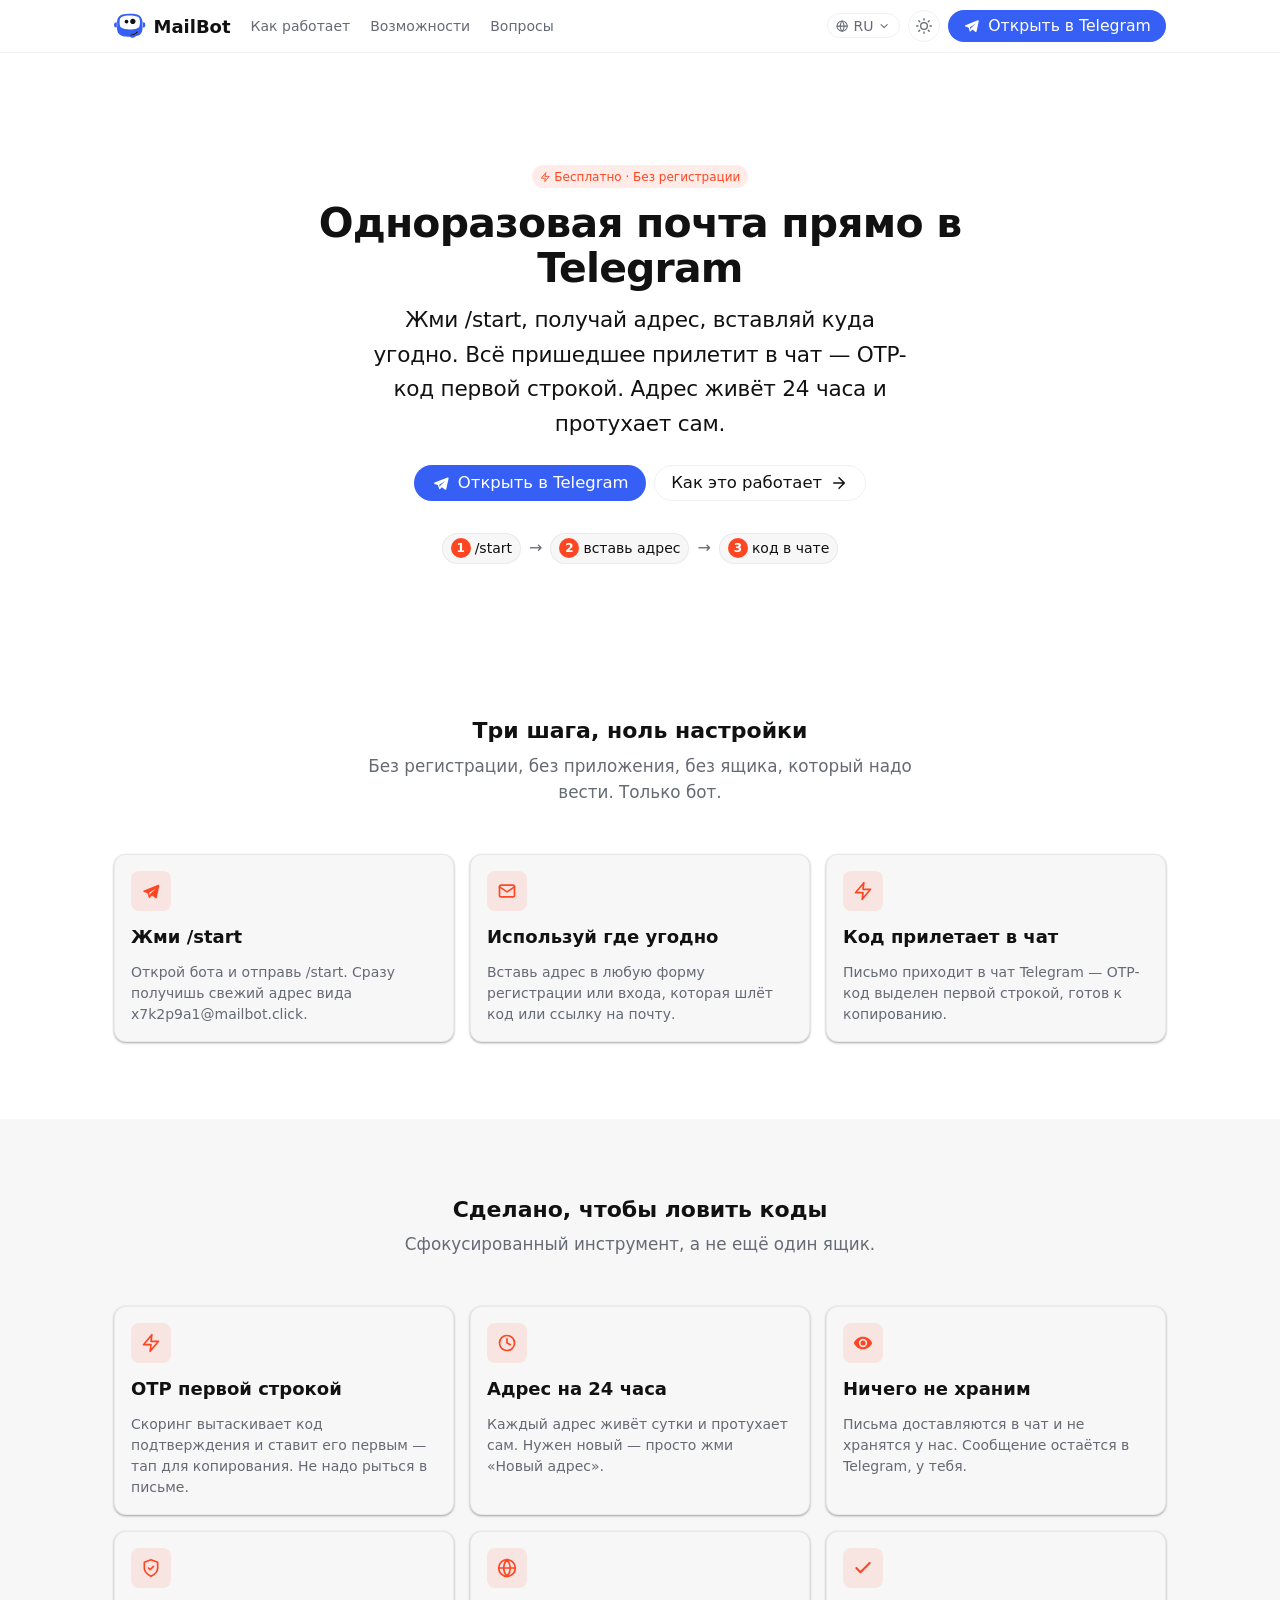
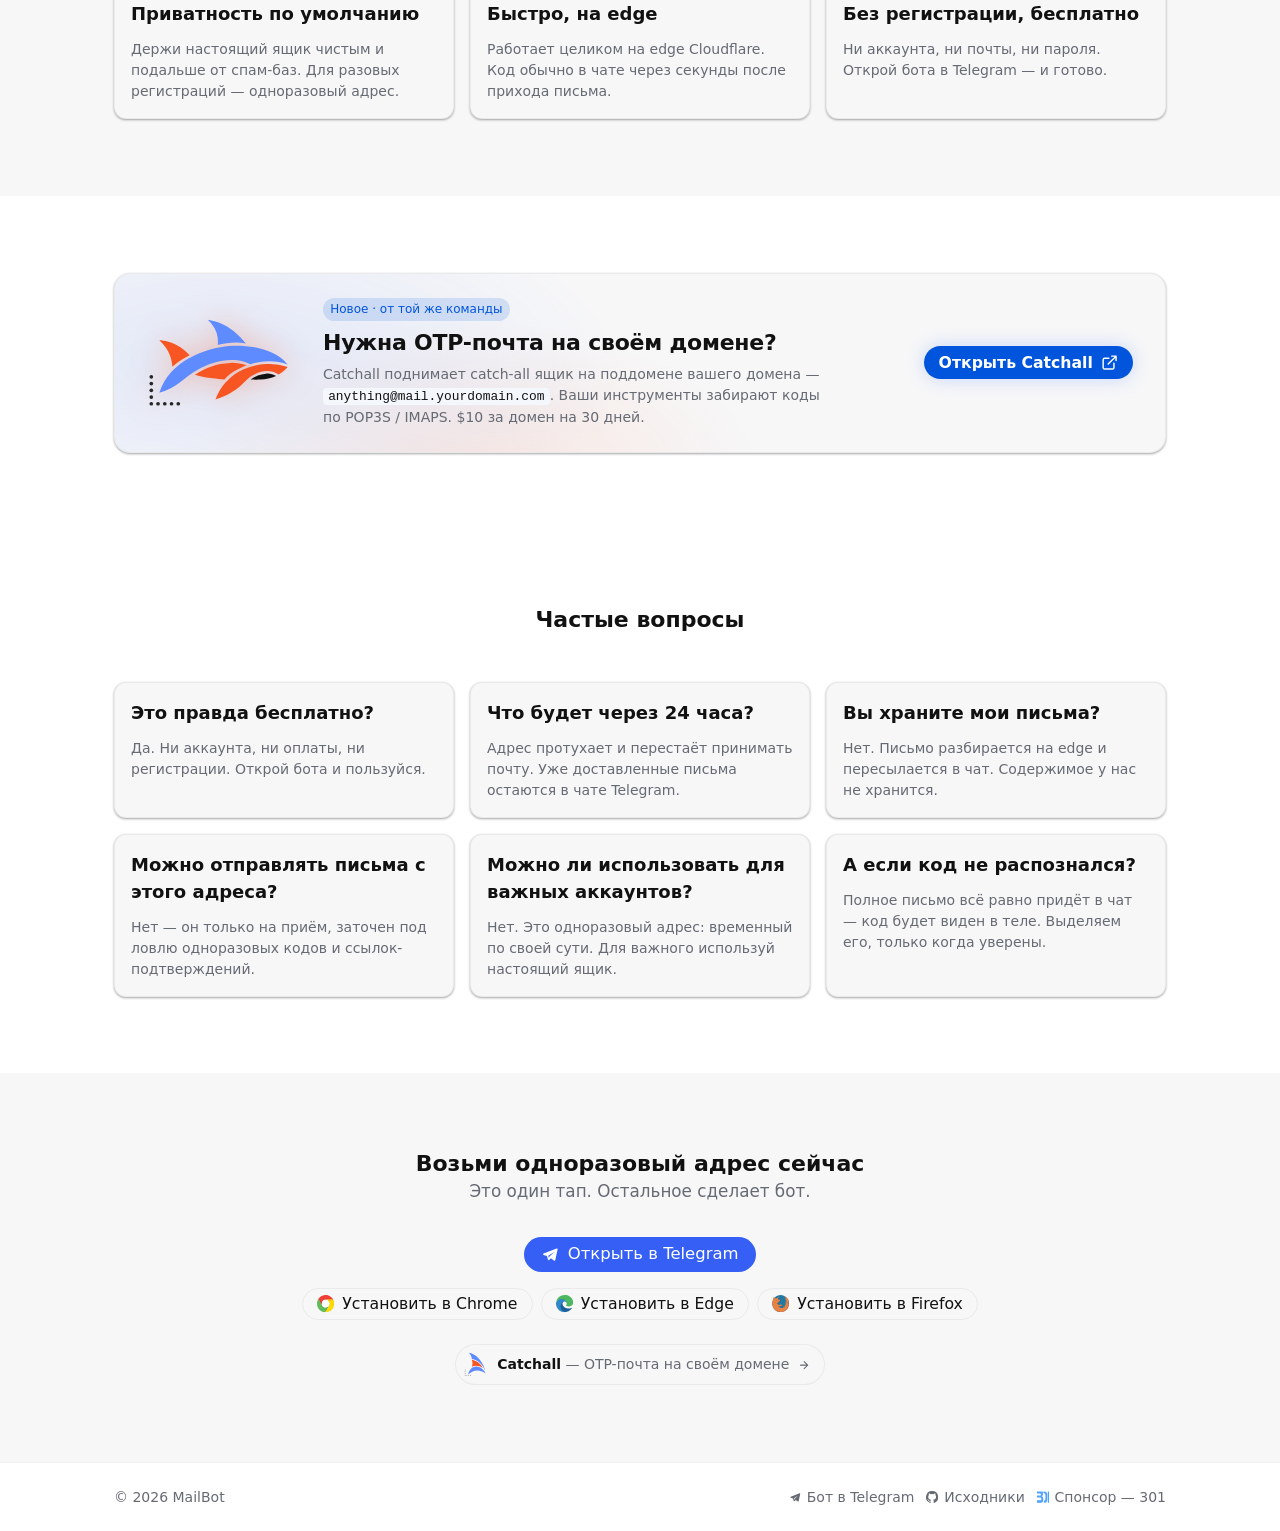
<file: index.html>
<!DOCTYPE html>
<html lang="ru" data-theme="dark">
<head>
  <meta charset="UTF-8">
  <meta http-equiv="Content-Security-Policy" content="default-src 'self'; script-src 'self'; style-src 'self' 'unsafe-inline'; img-src 'self' data:; font-src 'self'; connect-src 'self'; base-uri 'self'; form-action 'none'; object-src 'none'">
  <meta name="yandex-verification" content="8553f86a194ec0d0">
  <meta name="viewport" content="width=device-width, initial-scale=1.0">
  <title>MailBot — одноразовая почта в Telegram</title>
  <meta name="description" content="Одноразовая почта прямо в Telegram. Жми /start, получай адрес — всё, что на него придёт, прилетит в чат, OTP-код первой строкой. Адрес живёт 24 часа и протухает сам. Письма не храним.">

  <!-- OG / Twitter. Values below are the EN dev fallback: the build rewrites every
       host-dependent one per locale (scripts/lib/site.mjs applyHead). The card itself is
       rendered by scripts/build-og.mjs into /og/. -->
  <meta property="og:type" content="website">
  <meta property="og:site_name" content="MailBot">
  <meta property="og:locale" content="ru_RU">
  <meta property="og:url" content="https://ru.mailbot.click/">
  <meta property="og:title" content="MailBot — одноразовая почта в Telegram">
  <meta property="og:description" content="Одноразовая почта прямо в Telegram. OTP-код первой строкой. Живёт 24 часа. Ничего не храним.">
  <meta property="og:image" content="https://ru.mailbot.click/og/index.ru.png">
  <meta property="og:image:type" content="image/png">
  <meta property="og:image:width" content="1200">
  <meta property="og:image:height" content="630">
  <meta property="og:image:alt" content="MailBot — одноразовая почта в Telegram">
  <meta name="twitter:card" content="summary_large_image">
  <meta name="twitter:image" content="https://ru.mailbot.click/og/index.ru.png">
  <meta name="twitter:image:alt" content="MailBot — одноразовая почта в Telegram">
  <meta name="theme-color" content="#111111">

  <!-- Favicons: svg for modern browsers, ico/png for crawlers and result pages (npm run favicons) -->
  <link rel="icon" href="/favicon.svg" type="image/svg+xml">
  <link rel="icon" href="/favicon-96x96.png" type="image/png" sizes="96x96">
  <link rel="shortcut icon" href="/favicon.ico">
  <link rel="apple-touch-icon" href="/apple-touch-icon.png" sizes="180x180">

  <!-- CSS -->
  <style>/* theme.css */
/* =========================
   301.st – THEME TOKENS
   - Цвета
   - Типографика
   - Базовые переменные
   ========================= */

/*!
 * UI System 1.0 — Unified control recipe
 * This file defines the single source of truth for control sizing.
 * All interactive components MUST consume these tokens. Do not override
 * padding/height in variants (primary/ghost/danger/social/chips).
 */

:root {
  color-scheme: dark;

  /* Blues (primary brand) */
  --blue-900: #003682;
  --blue-700: #0055DC;
  --blue-500: #3475C0;
  --blue-300: #408BC9;
  --blue-neon: #4DA3FF;

  /* Oranges (Cloudflare-ish family) */
  --orange-500: #F48120;
  --orange-700: #F38020;
  --orange-900: #C65000;

  /*
    Cloudflare CTA accent.

    Chosen to keep CF vibe but pass WCAG AA with WHITE text:
    - #C24F00 on #FFFFFF ≈ 4.76:1
    - #C24F00 on #000000 ≈ 4.41:1
  */
  --accent-cf: #C24F00;
  --accent-cf-hover: #E05A00;
  --accent-cf-soft: rgba(244, 129, 32, 0.16);

  /* Neutrals */
  --gray-950: #000000;
  --gray-900: #111111;
  --gray-800: #222222;
  --gray-700: #333333;
  --gray-600: #404242;
  --gray-500: #424242;
  --gray-400: #808080;

  --gray-50:  #F8FBFB;
  --gray-100: #F7F7F8;
  --gray-200: #F4F8FC;
  --gray-250: #EAEBEB;
  --gray-300: #E5E5E4;
  --gray-350: #CAC8C8;

  /* Semantic */
  --danger: #FF4F6E;
  --success: #18C27A;
  --warning: #FFB347;
  --info: #3B82F6;

  /* Typography */
  --font-sans: system-ui, -apple-system, BlinkMacSystemFont, "SF Pro Text",
    "Segoe UI", sans-serif;

  /* Base type scale */
  --fs-body: 1rem;
  --lh-body: 1.5;

  /* Unified control system — font-driven sizing */
  --fs-control: clamp(0.94rem, 0.92rem + 0.2vw, 0.98rem);
  --lh-control: 1.25;

  /* Control spacing (relative, no px) */
  --control-pad-y: 0.35em;
  --control-pad-x: 0.90em;
  --border-1: 1px;
  --indicator-thickness: 1px; /* For loading bar & global notice border */
  --control-min-height: calc(
    1em * var(--lh-control) +
    2 * var(--control-pad-y) +
    2 * var(--border-1)
  );

  /* Radius & layout spacing */
  --r-pill: 999px;
  --r-field: 0.75rem;
  --control-radius: var(--r-pill);
  --inline-gap: 0.5rem;
  --stack-gap: 0.75rem;

  --fs-xs: 0.75rem;
  --fs-sm: 0.875rem;
  --fs-md: 1rem;
  --fs-lg: 1.125rem;
  --fs-xl: 1.375rem;
  --fs-2xl: 1.75rem;

  --fw-normal: 400;
  --fw-medium: 500;
  --fw-semibold: 600;
  --fw-bold: 700;

  /* Spacing & radii */
  --space-1: 0.25rem;
  --space-2: 0.5rem;
  --space-3: 0.75rem;
  --space-4: 1rem;
  --space-5: 1.5rem;
  --space-6: 2rem;

  /* Control sizing */
  --control-scale-sm: 0.9;
  --control-scale-md: 1;
  --control-scale-lg: 1.1;

  --radius-md: var(--radius);

  --radius-xs: 0.25rem;
  --radius: 0.5rem;
  --radius-lg: 0.75rem;
  --radius-xl: 1rem;

  --border-width-thin: 1px;
  --border-width-strong: 1px;

  --shadow-sm-light: 0 2px 8px rgba(0, 0, 0, 0.08);
  --shadow-md-light: 0 6px 18px rgba(0, 0, 0, 0.12);
  --shadow-lg-light: 0 18px 45px rgba(0, 0, 0, 0.25);

  --shadow-sm-dark: 0 2px 8px rgba(0, 0, 0, 0.35);
  --shadow-md-dark: 0 6px 18px rgba(0, 0, 0, 0.45);
  --shadow-lg-dark: 0 18px 45px rgba(0, 0, 0, 0.65);

  --shadow-sm: var(--shadow-sm-light);
  --shadow-md: var(--shadow-md-light);
  --shadow-lg: var(--shadow-lg-light);

  --shadow-soft:   0 1px 3px  color-mix(in srgb, var(--gray-900) 18%, transparent),
                   0 1px 2px  color-mix(in srgb, var(--gray-900) 22%, transparent);
  --shadow-subtle: 0 3px 6px  color-mix(in srgb, var(--gray-900) 16%, transparent),
                   0 1px 4px  color-mix(in srgb, var(--gray-900) 20%, transparent);

  --border-width: 1px;
  --border-style: solid;

  --transition-fast: 120ms ease-out;
  --transition-md: 160ms ease-out;

  /* Z-index scale - ascending order */
  --z-base: 1;           /* Base elevated elements (utility-bar) */
  --z-indicator: 2;      /* Visual indicators (loading-bar, logo overlay) */
  --z-elevated: 10;      /* Elevated UI elements */
  --z-dropdown: 20;      /* Dropdowns, popovers */
  --z-sticky: 30;        /* Sticky headers */
  --z-global-notice: 100; /* Global alerts (covers utility-bar content) */
  --z-sidebar: 100;      /* Sidebar navigation */
  --z-sidebar-overlay: 99; /* Sidebar backdrop */
  --z-header: 200;       /* Main header (above sidebar) */
  --z-drawer: 1000;      /* Drawers base (stacked: +10 per level via drawer-manager) */
  --z-modal: 2000;       /* Modals, dialogs (above all drawers) */
  --z-toast: 2100;       /* Toast notifications (above modals) */
  --z-tooltip: 2200;     /* Tooltips (topmost) */

  /* High-contrast text for buttons / chips on dark backgrounds */
  --btn-text-on-dark: #FFFFFF;
  --btn-text-on-bright: #111111;
}

/* DARK THEME – default */
:root[data-theme="dark"] {
  --bg: #111111;
  --bg-elevated: #181A1F;
  --bg-soft: #1F2229;

  --panel: var(--bg-elevated);

  --panel-border: color-mix(in srgb, var(--gray-100) 22%, transparent);

  --text-main: #E7E9EE;
  --text-muted: #A0A4AF;
  --text-subtle: #8B8F98;
  --text-invert: #FFFFFF;

  --text: var(--text-main);
  --muted: var(--text-muted);

  --border-subtle: rgba(255, 255, 255, 0.06);
  --border-strong: rgba(255, 255, 255, 0.14);
  --shadow-sm: var(--shadow-sm-dark);
  --shadow-md: var(--shadow-md-dark);
  --shadow-lg: var(--shadow-lg-dark);
  --shadow-soft:   0 1px 3px  color-mix(in srgb, var(--gray-700) 14%, var(--blue-900) 8%),
                   0 1px 2px  color-mix(in srgb, var(--gray-700) 18%, var(--blue-900) 6%);

  --shadow-subtle: 0 3px 6px  color-mix(in srgb, var(--gray-700) 12%, var(--blue-900) 10%),
                   0 1px 4px  color-mix(in srgb, var(--gray-700) 16%, var(--blue-900) 8%);
  /*
    Primary uses blue-500:
    - #3475C0 with white text ≈ 4.72:1 (AA for normal text).
  */
  --primary: #fe4622; /* brand accent из лого MailBot */
  --primary-soft: rgba(254, 70, 34, 0.12);
  --primary-hover: #ff6a4d;
  --tg: #355ff5; /* второй акцент (синий из лого) — CTA «Открыть в Telegram» */
  --tg-hover: #5a7bff;

  --ok: var(--success);

  --brand: var(--primary);

  /*
    Cloudflare accent = shared accent-cf.
    White text passes AA.
  */
  --accent-cf-bg: var(--accent-cf);
  --accent-cf-bg-hover: var(--accent-cf-hover);

  /* Status backgrounds (solid for predictable contrast) */
  --danger-bg: #3D0915;
  --success-bg: #042C1C;
  --warning-bg: #38240A;

  --notice-success-bg: color-mix(in srgb, var(--ok) 22%, var(--bg-soft));
  --notice-success-fg: color-mix(in srgb, var(--ok) 85%, #ffffff 15%);
  --notice-error-bg: color-mix(in srgb, var(--danger) 26%, var(--bg-soft));
  --notice-error-fg: color-mix(in srgb, var(--danger) 86%, #ffffff 12%);
  --notice-info-bg: color-mix(in srgb, var(--brand) 30%, var(--bg-soft));
  --notice-info-fg: color-mix(in srgb, var(--brand) 30%, var(--text-main) 70%);

  --input-bg: rgba(15, 16, 22, 0.9);
  --input-border: var(--border-subtle);
  --input-border-focus: rgba(77, 163, 255, 0.8);

  --nav-bg: rgba(11, 13, 18, 0.96);
  --sidebar-bg: #101219;
}

/* LIGHT THEME */
:root[data-theme="light"] {
  color-scheme: light;

  --bg: #FFFFFF;
  --bg-elevated: #F7F7F8;
  --bg-soft: #F4F8FC;

  --panel: var(--bg-elevated);

  --panel-border: color-mix(in srgb, var(--gray-900) 18%, transparent);

  --text-main: #111111;
  --text-muted: #666A73;
  --text-subtle: #6E7580;
  --text-invert: #FFFFFF;

  --text: var(--text-main);
  --muted: var(--text-muted);

  --border-subtle: rgba(15, 23, 42, 0.06);
  --border-strong: rgba(15, 23, 42, 0.16);
  --shadow-sm: var(--shadow-sm-light);
  --shadow-md: var(--shadow-md-light);
  --shadow-lg: var(--shadow-lg-light);

  /*
    Primary uses blue-700:
    - #0055DC with white text ≈ 6.30:1 (AA).
  */
  --primary: #fe4622; /* brand accent из лого MailBot */
  --primary-soft: rgba(254, 70, 34, 0.10);
  --primary-hover: #d8390f; /* darker для контраста на светлой теме */
  --tg: #355ff5; /* второй акцент (синий из лого) — CTA «Открыть в Telegram» */
  --tg-hover: #2347d6;

  --brand: var(--primary);

  /* Semantic overrides — AA 4.5:1 on white */
  --danger: #D9264A;
  --success: #0E7B4C;
  --warning: #9A6200;
  --info: #2563EB;
  --ok: var(--success);

  /*
    Cloudflare accent = same accent-cf to keep brand consistent.
  */
  --accent-cf-bg: var(--accent-cf);
  --accent-cf-bg-hover: var(--accent-cf-hover);

  --danger-bg: #FDE6EA;
  --success-bg: #E0F7EE;
  --warning-bg: #FFF1D8;

  --notice-success-bg: color-mix(in srgb, var(--ok) 15%, var(--bg-soft));
  --notice-success-fg: color-mix(in srgb, var(--ok) 70%, #0f1a0f 30%);
  --notice-error-bg: color-mix(in srgb, var(--danger) 16%, #FFFFFF);
  --notice-error-fg: color-mix(in srgb, var(--danger) 72%, #0f0f0f 28%);
  --notice-info-bg: color-mix(in srgb, var(--brand) 14%, var(--bg-soft));
  --notice-info-fg: color-mix(in srgb, var(--brand) 68%, #0b182c 32%);

  --input-bg: #FFFFFF;
  --input-border: var(--border-subtle);
  --input-border-focus: rgba(0, 85, 220, 0.8);

  --nav-bg: rgba(255, 255, 255, 0.92);
  --sidebar-bg: #FFFFFF;
}

/* Глобальные мелочи */

a {
  color: inherit;
}

.border {
  border: var(--border-width) var(--border-style) currentColor;
  opacity: 0.28;
}

.border-interactive {
  border: var(--border-width) var(--border-style) currentColor;
  opacity: 0.55;
}

.border-strong {
  border: var(--border-width) var(--border-style) currentColor;
  opacity: 0.8;
}
</style>
  <style>/* landing.css */
/* =========================
   FastWeb Landing – landing.css
   BEM + logical properties for RTL
   Mobile-first responsive
   ========================= */

*,
*::before,
*::after {
  box-sizing: border-box;
}

body {
  margin: 0;
  background: var(--bg);
  color: var(--text-main);
  font-family: var(--font-sans);
  font-size: var(--fs-body);
  line-height: var(--lh-body);
  -webkit-font-smoothing: antialiased;
}

[hidden] { display: none !important; }

a { color: inherit; }

img, svg { display: block; }

/* =========================
   Utility
   ========================= */

.sr-only {
  position: absolute;
  width: 1px; height: 1px;
  padding: 0; margin: -1px;
  overflow: hidden;
  clip: rect(0,0,0,0);
  white-space: nowrap; border: 0;
}

/* =========================
   Icon (inline SVG <use>)
   ========================= */

.icon {
  width: 1em; height: 1em;
  display: inline-block;
  vertical-align: -0.125em;
  fill: currentColor;
  flex-shrink: 0;
}

.icon--sm  { width: 0.875em; height: 0.875em; }
.icon--lg  { width: 1.25em; height: 1.25em; }
.icon--xl  { width: 1.5em; height: 1.5em; }
.icon--2xl { width: 2em; height: 2em; }

/* Brand icons keep their own colors */
.icon--brand { fill: none; }

/* =========================
   Container
   ========================= */

.container {
  max-width: 1100px;
  margin-inline: auto;
  padding-inline: var(--space-4);
}

@media (min-width: 768px) {
  .container { padding-inline: var(--space-5); }
}

/* =========================
   Typography
   ========================= */

.text-display {
  font-size: clamp(2rem, 3.2vw, 3rem);
  line-height: 1.1;
  font-weight: var(--fw-bold);
  letter-spacing: -0.02em;
  margin: 0;
}

.text-title {
  font-size: var(--fs-xl);
  line-height: 1.25;
  font-weight: var(--fw-semibold);
  margin: 0;
}

.text-lead {
  font-size: 1.05rem;
  line-height: 1.6;
  color: var(--text-muted);
  margin: 0;
}

.text-body {
  font-size: var(--fs-md);
  line-height: 1.6;
  margin: 0;
}

.text-muted { color: var(--text-muted); }
.text-center { text-align: center; }

/* =========================
   Button (from 301-UI pattern)
   ========================= */

.btn {
  font-size: var(--fs-control);
  line-height: var(--lh-control);
  padding-block: var(--control-pad-y);
  padding-inline: var(--control-pad-x);
  min-height: var(--control-min-height);
  display: inline-flex;
  align-items: center;
  justify-content: center;
  gap: 0.5em;
  white-space: nowrap;
  border: var(--border-1) solid transparent;
  border-radius: var(--r-pill);
  font-weight: var(--fw-medium);
  font-family: inherit;
  text-decoration: none;
  color: inherit;
  background: transparent;
  cursor: pointer;
  transition: all var(--transition-md);
}

.btn:focus-visible {
  outline: 2px solid var(--brand);
  outline-offset: 2px;
}

.btn:disabled {
  opacity: 0.55;
  cursor: not-allowed;
}

.btn--primary {
  background: var(--primary);
  color: var(--btn-text-on-dark);
}
.btn--primary:hover {
  background: var(--primary-hover);
  border-color: color-mix(in srgb, var(--primary) 35%, transparent);
}

/* Второй акцент: CTA «Открыть в Telegram» — синий из лого */
.btn--tg {
  background: var(--tg);
  color: var(--btn-text-on-dark);
}
.btn--tg:hover {
  background: var(--tg-hover);
  border-color: color-mix(in srgb, var(--tg) 35%, transparent);
}

.btn--ghost {
  background: transparent;
  color: var(--text-main);
  border-color: var(--border-subtle);
}
.btn--ghost:hover {
  background: var(--panel);
  border-color: var(--border-strong);
}

.btn--disabled {
  opacity: 0.5;
  cursor: default;
  pointer-events: none;
}

.btn--lg {
  font-size: calc(var(--fs-control) * 1.05);
  padding-block: calc(var(--control-pad-y) * var(--control-scale-lg));
  padding-inline: calc(var(--control-pad-x) * var(--control-scale-lg));
}

.btn--sm {
  font-size: calc(var(--fs-control) * var(--control-scale-sm));
  padding-block: calc(var(--control-pad-y) * var(--control-scale-sm));
  padding-inline: calc(var(--control-pad-x) * var(--control-scale-sm));
}

.btn .icon {
  width: 1.1em; height: 1.1em;
}

/* =========================
   Input / Textarea
   ========================= */

.input,
.textarea {
  font-family: inherit;
  font-size: var(--fs-control);
  line-height: var(--lh-control);
  padding-block: var(--control-pad-y);
  padding-inline: var(--control-pad-x);
  min-height: var(--control-min-height);
  width: 100%;
  border: var(--border-1) solid var(--input-border);
  border-radius: var(--r-field);
  background: var(--input-bg);
  color: var(--text-main);
  transition: border-color var(--transition-md), box-shadow var(--transition-md);
}

.textarea {
  resize: vertical;
  min-height: 6rem;
}

.input:focus-visible,
.textarea:focus-visible {
  outline: none;
  border-color: var(--brand);
  box-shadow: 0 0 0 2px color-mix(in oklab, var(--brand), transparent 80%);
}

.input.is-error,
.textarea.is-error {
  border-color: var(--danger);
  box-shadow: 0 0 0 2px color-mix(in oklab, var(--danger), transparent 85%);
}

/* =========================
   Field / Label
   ========================= */

.field {
  display: flex;
  flex-direction: column;
  gap: var(--space-1);
}

.field__label {
  font-size: var(--fs-sm);
  font-weight: var(--fw-medium);
  color: var(--text-muted);
}

.field__error {
  font-size: var(--fs-xs);
  color: var(--danger);
  min-height: 1.2em;
}

/* =========================
   Card
   ========================= */

.card {
  background: var(--panel);
  border: 1px solid var(--border-subtle);
  border-radius: var(--radius-lg);
  box-shadow: var(--shadow-soft);
  padding: var(--space-4);
  display: flex;
  flex-direction: column;
  gap: var(--space-3);
}

.card__icon {
  width: 2.5rem; height: 2.5rem;
  border-radius: var(--radius);
  display: flex;
  align-items: center;
  justify-content: center;
  background: var(--primary-soft);
  color: var(--primary);
  font-size: 1.25rem;
}

.card__title {
  font-size: var(--fs-lg);
  font-weight: var(--fw-semibold);
  margin: 0;
}

.card__text {
  font-size: var(--fs-sm);
  line-height: 1.5;
  color: var(--text-muted);
  margin: 0;
}

/* =========================
   Badge
   ========================= */

.badge {
  display: inline-flex;
  align-items: center;
  gap: 0.35em;
  font-size: var(--fs-xs);
  font-weight: var(--fw-medium);
  padding: 0.2em 0.6em;
  border-radius: var(--r-pill);
  background: var(--primary-soft);
  color: var(--primary);
}

/* =========================
   Section common
   ========================= */

.section {
  padding-block: clamp(3rem, 6vw, 5rem);
}

.section__header {
  text-align: center;
  max-width: 600px;
  margin-inline: auto;
  margin-block-end: clamp(2rem, 4vw, 3rem);
}

.section__header .text-title {
  margin-block-end: var(--space-2);
}

.section--alt {
  background: var(--bg-elevated);
}

/* =========================
   NAV
   ========================= */

.nav {
  position: sticky;
  top: 0;
  z-index: var(--z-header);
  background: var(--nav-bg);
  backdrop-filter: blur(12px);
  -webkit-backdrop-filter: blur(12px);
  border-block-end: 1px solid var(--border-subtle);
}

.nav__inner {
  display: flex;
  align-items: center;
  gap: var(--space-3);
  padding-block: var(--space-2);
  min-height: 3.25rem;
}

.nav__logo {
  display: flex;
  align-items: center;
  gap: var(--space-2);
  text-decoration: none;
  font-weight: var(--fw-bold);
  font-size: var(--fs-lg);
  color: var(--text-main);
  flex-shrink: 0;
}

.nav__logo .icon {
  width: 1.75em; height: 1.75em;
  /* лого многоцветное: тело — currentColor (тема), контур/точки/полоски — свои цвета из SVG */
}

.nav__links {
  display: none;
  align-items: center;
  gap: var(--space-1);
  list-style: none;
  margin: 0; padding: 0;
}

@media (min-width: 768px) {
  .nav__links { display: flex; }
}

.nav__links a {
  font-size: var(--fs-sm);
  color: var(--text-muted);
  text-decoration: none;
  padding: var(--space-1) var(--space-2);
  border-radius: var(--radius);
  transition: color var(--transition-fast), background var(--transition-fast);
}

.nav__links a:hover {
  color: var(--text-main);
  background: var(--bg-soft);
}

.nav__actions {
  display: flex;
  align-items: center;
  gap: var(--space-2);
  margin-inline-start: auto;
  min-width: 0; /* позволяем ужиматься, не распирая шапку */
}

/* На мобиле прячем длинный CTA из шапки — он распирал навбар шире вьюпорта
   (горизонтальный скролл). В hero своя кнопка + дубль в мобильном меню. */
.nav__actions a.btn { display: none; }
@media (min-width: 768px) {
  .nav__actions a.btn { display: inline-flex; }
}

/* Language dropdown */
.lang-dropdown {
  position: relative;
}

.lang-dropdown__btn {
  display: inline-flex;
  align-items: center;
  gap: 0.35em;
  font-size: var(--fs-sm);
  font-family: inherit;
  color: var(--text-muted);
  background: transparent;
  border: var(--border-1) solid var(--border-subtle);
  border-radius: var(--r-pill);
  padding: 0.25em 0.6em;
  cursor: pointer;
  transition: all var(--transition-fast);
}

.lang-dropdown__btn:hover {
  color: var(--text-main);
  border-color: var(--border-strong);
}

.lang-dropdown__menu {
  position: absolute;
  inset-inline-end: 0;
  top: calc(100% + 0.35rem);
  min-width: 9rem;
  background: var(--panel);
  border: 1px solid var(--border-subtle);
  border-radius: var(--radius);
  box-shadow: var(--shadow-md);
  padding: var(--space-1);
  z-index: var(--z-dropdown);
  opacity: 0;
  pointer-events: none;
  transform: translateY(-4px);
  transition: opacity var(--transition-fast), transform var(--transition-fast);
}

.lang-dropdown__menu.is-open {
  opacity: 1;
  pointer-events: auto;
  transform: translateY(0);
}

/* Items are <a> links to the other host (built from hreflang), not in-page buttons. */
.lang-dropdown__item {
  display: block;
  width: 100%;
  padding: 0.35em 0.6em;
  font-size: var(--fs-sm);
  font-family: inherit;
  color: var(--text-main);
  background: transparent;
  border: none;
  border-radius: var(--radius-xs);
  cursor: pointer;
  text-align: start;
  text-decoration: none;
  transition: background var(--transition-fast);
}

.lang-dropdown__item:hover {
  background: var(--bg-soft);
}

.lang-dropdown__item.is-active {
  color: var(--primary);
  font-weight: var(--fw-medium);
}

/* Theme toggle */
.theme-toggle {
  display: inline-flex;
  align-items: center;
  justify-content: center;
  width: 2rem; height: 2rem;
  background: transparent;
  border: var(--border-1) solid var(--border-subtle);
  border-radius: var(--r-pill);
  color: var(--text-muted);
  cursor: pointer;
  font-size: 1rem;
  transition: all var(--transition-fast);
}

.theme-toggle:hover {
  color: var(--text-main);
  border-color: var(--border-strong);
}

/* Mobile menu toggle */
.nav__mobile-toggle {
  display: inline-flex;
  align-items: center;
  justify-content: center;
  width: 2rem; height: 2rem;
  background: transparent;
  border: none;
  color: var(--text-muted);
  cursor: pointer;
  padding: 0;
}

@media (min-width: 768px) {
  .nav__mobile-toggle { display: none; }
}

/* Mobile nav panel */
.nav__mobile-menu {
  display: none;
  flex-direction: column;
  gap: var(--space-1);
  padding-block: var(--space-2);
  border-block-start: 1px solid var(--border-subtle);
}

.nav__mobile-menu.is-open {
  display: flex;
}

@media (min-width: 768px) {
  .nav__mobile-menu { display: none !important; }
}

.nav__mobile-menu a {
  display: block;
  padding: var(--space-2);
  font-size: var(--fs-sm);
  color: var(--text-muted);
  text-decoration: none;
  border-radius: var(--radius);
}

.nav__mobile-menu a:hover {
  color: var(--text-main);
  background: var(--bg-soft);
}

/* CTA-кнопка в мобильном меню: белый текст на синем (перебиваем muted-цвет ссылок меню). */
.nav__mobile-menu a.btn { color: var(--btn-text-on-dark); }
.nav__mobile-menu a.btn:hover { color: var(--btn-text-on-dark); background: var(--tg-hover); }

/* =========================
   HERO
   ========================= */

.hero {
  padding-block: clamp(4rem, 10vw, 7rem) clamp(3rem, 6vw, 5rem);
  text-align: center;
}

.hero__badge {
  margin-block-end: var(--space-3);
}

.hero__title {
  max-width: 720px;
  margin-inline: auto;
  margin-block-end: var(--space-3);
}

.hero__subtitle {
  max-width: 560px;
  margin-inline: auto;
  margin-block-end: var(--space-5);
  font-size: clamp(1.15rem, 1rem + 0.75vw, 1.35rem);
  color: var(--text-main);
  letter-spacing: -0.01em;
}

.hero__cta {
  display: flex;
  flex-wrap: wrap;
  justify-content: center;
  gap: var(--space-2);
}

/* =========================
   FEATURES
   ========================= */

.features__grid {
  display: grid;
  grid-template-columns: 1fr;
  gap: var(--space-4);
}

@media (min-width: 480px) {
  .features__grid { grid-template-columns: repeat(2, 1fr); }
}

@media (min-width: 1024px) {
  .features__grid { grid-template-columns: repeat(3, 1fr); }
}

/* =========================
   SEARCH ENGINES
   ========================= */

.engines__list {
  display: flex;
  flex-wrap: wrap;
  justify-content: center;
  align-items: center;
  gap: clamp(1.5rem, 3vw, 3rem);
}

.engines__item {
  display: flex;
  flex-direction: column;
  align-items: center;
  gap: var(--space-2);
  color: var(--text-muted);
  font-size: var(--fs-sm);
  font-weight: var(--fw-medium);
}

.engines__item .icon {
  width: 2.5rem; height: 2.5rem;
}

/* =========================
   PRIVACY
   ========================= */

.privacy__grid {
  display: grid;
  grid-template-columns: 1fr;
  gap: var(--space-3);
  max-width: 960px;
  margin-inline: auto;
}

@media (min-width: 480px) {
  .privacy__grid { grid-template-columns: repeat(2, 1fr); }
}

@media (min-width: 1024px) {
  .privacy__grid { grid-template-columns: repeat(3, 1fr); }
}

.privacy__card {
  display: flex;
  align-items: center;
  gap: var(--space-3);
  padding: var(--space-3) var(--space-4);
  background: var(--panel);
  border: 1px solid var(--border-subtle);
  border-radius: var(--radius-lg);
  font-size: var(--fs-md);
  font-weight: var(--fw-medium);
  line-height: 1.4;
  transition: border-color 0.15s ease, box-shadow 0.15s ease;
}

.privacy__card:hover {
  border-color: var(--success);
}

.privacy__icon {
  width: 2.5rem;
  height: 2.5rem;
  border-radius: var(--radius);
  display: flex;
  align-items: center;
  justify-content: center;
  flex-shrink: 0;
  background: color-mix(in srgb, var(--success) 12%, transparent);
  color: var(--success);
}

/* =========================
   OPEN SOURCE
   ========================= */

.opensource__content {
  text-align: center;
  max-width: 540px;
  margin-inline: auto;
}

.opensource__content .text-lead {
  margin-block-end: var(--space-4);
}

/* =========================
   ABOUT
   ========================= */

.about {
  max-width: 720px;
  margin-inline: auto;
}

.about__title {
  margin-block-end: var(--space-3);
}

.about__lead {
  font-size: var(--fs-md);
  line-height: 1.7;
  color: var(--text-muted);
  margin: 0 0 var(--space-3);
}

.about__more {
  font-size: var(--fs-md);
  line-height: 1.7;
  color: var(--text-muted);
}

.about__more summary {
  font-size: var(--fs-sm);
  font-weight: var(--fw-medium);
  color: var(--primary);
  cursor: pointer;
  user-select: none;
  list-style: none;
  display: inline-flex;
  align-items: center;
  gap: 0.3em;
}

.about__more summary::-webkit-details-marker { display: none; }

.about__more summary::before {
  content: '▸';
  transition: transform var(--transition-fast);
}

.about__more[open] summary::before {
  transform: rotate(90deg);
}

.about__more p {
  margin: var(--space-3) 0 0;
}

/* =========================
   CONTACT
   ========================= */

.contact__form {
  max-width: 480px;
  margin-inline: auto;
  display: flex;
  flex-direction: column;
  gap: var(--space-3);
}

.contact__row {
  display: grid;
  grid-template-columns: 1fr;
  gap: var(--space-3);
}

@media (min-width: 480px) {
  .contact__row { grid-template-columns: 1fr 1fr; }
}

.contact__honeypot {
  position: absolute;
  left: -9999px;
  opacity: 0;
  height: 0;
  width: 0;
  overflow: hidden;
  pointer-events: none;
  tab-index: -1;
}

.contact__status {
  font-size: var(--fs-sm);
  min-height: 1.4em;
  text-align: center;
}

.contact__status--ok { color: var(--success); }
.contact__status--error { color: var(--danger); }

/* =========================
   FOOTER
   ========================= */

.footer {
  border-block-start: 1px solid var(--border-subtle);
  padding-block: var(--space-5);
}

.footer__inner {
  display: flex;
  flex-wrap: wrap;
  align-items: center;
  justify-content: space-between;
  gap: var(--space-3);
}

.footer__copy {
  font-size: var(--fs-sm);
  color: var(--text-muted);
  margin: 0;
}

.footer__links {
  display: flex;
  flex-wrap: wrap;
  gap: var(--space-3);
  list-style: none;
  margin: 0; padding: 0;
}

.footer__links a {
  font-size: var(--fs-sm);
  color: var(--text-muted);
  text-decoration: none;
  transition: color var(--transition-fast);
}

.footer__links a:hover { color: var(--text-main); }

/* =========================
   WELCOME PAGE
   ========================= */

.welcome-hero {
  padding-block-end: clamp(1.5rem, 3vw, 2.5rem);
}

/* Step flow (horizontal pill indicators) */
.step-flow {
  display: flex;
  gap: var(--space-2);
  flex-wrap: wrap;
  align-items: center;
  justify-content: center;
}

.step-pill {
  display: inline-flex;
  align-items: center;
  gap: var(--space-1);
  padding: var(--space-1) var(--space-2);
  background: var(--panel);
  border: 1px solid var(--border-subtle);
  border-radius: var(--r-pill);
  font-size: var(--fs-sm);
}

.step-number {
  display: inline-flex;
  align-items: center;
  justify-content: center;
  width: 1.25rem;
  height: 1.25rem;
  background: var(--primary);
  color: var(--btn-text-on-dark);
  border-radius: 50%;
  font-weight: var(--fw-semibold);
  font-size: var(--fs-xs);
  flex-shrink: 0;
}

.step-text {
  color: var(--text-main);
  white-space: nowrap;
}

.step-separator {
  color: var(--text-muted);
  font-size: 1rem;
  user-select: none;
}

.welcome__steps-indicator {
  margin-block-end: clamp(2rem, 4vw, 3rem);
}

.welcome__steps {
  display: grid;
  grid-template-columns: 1fr;
  gap: var(--space-4);
}

@media (min-width: 768px) {
  .welcome__steps { grid-template-columns: repeat(3, 1fr); }
}

/* Welcome features grid: skip 2-col, go 1→3 */
.welcome__features-grid {
  grid-template-columns: 1fr;
}

@media (min-width: 768px) {
  .welcome__features-grid {
    grid-template-columns: repeat(3, 1fr);
  }
}

/* Feature cards on welcome page */
.welcome__feature-card {
  flex-direction: column;
  align-items: flex-start;
  gap: var(--space-2);
}

@media (min-width: 480px) {
  .welcome__feature-card {
    flex-direction: row;
    align-items: center;
    gap: var(--space-3);
  }
}

.welcome__feature-icon {
  width: 2.5rem;
  height: 2.5rem;
  border-radius: var(--radius);
  display: flex;
  align-items: center;
  justify-content: center;
  flex-shrink: 0;
  background: var(--primary-soft);
  color: var(--primary);
}

.welcome__feature-desc {
  display: block;
  font-size: var(--fs-sm);
  color: var(--text-muted);
  font-weight: var(--fw-normal);
  margin-block-start: 0.15em;
}

.welcome__cta {
  display: flex;
  flex-wrap: wrap;
  justify-content: center;
  gap: var(--space-3);
}

/* =========================
   RTL – automatic via logical properties
   Only minor fixes needed
   ========================= */


/* =========================
   Smooth scroll
   ========================= */

html {
  scroll-behavior: smooth;
  scroll-padding-top: 4rem;
}

/* Reduced motion */
@media (prefers-reduced-motion: reduce) {
  html { scroll-behavior: auto; }
  *, *::before, *::after {
    transition-duration: 0.01ms !important;
    animation-duration: 0.01ms !important;
  }
}

/* =========================
   PROMO — catchall.in (кросс-промо, два баннера)
   Цвета знака catchall фиксированы (#5E8BFF / #F75622), это его идентичность;
   акцент для текста/кнопки пересчитан под тему (AA): тёмная — blue-400 с тёмной
   надписью, светлая — blue-700 с белой. Свечение фоном — только здесь и в hero.
   ========================= */

.promo {
  --ca-blue: #5E8BFF;
  --ca-orange: #F75622;
  --ca-accent: var(--ca-blue);
  --ca-cta-bg: var(--ca-blue);
  --ca-cta-bg-hover: #7DA1FF;
  --ca-cta-fg: #0B0D12;
  --ca-glow-opacity: 0.7;

  position: relative;
  overflow: hidden;
  display: grid;
  grid-template-columns: auto minmax(0, 1fr) auto;
  align-items: center;
  gap: var(--space-5) var(--space-6);
  padding: var(--space-5) var(--space-6);
  border-radius: var(--radius-xl);
  background: var(--panel);
  border: 1px solid var(--border-subtle);
  box-shadow: var(--shadow-soft);
  color: var(--text-main);
  text-decoration: none;
  transition: border-color var(--transition-md), box-shadow var(--transition-md);
}

:root[data-theme="light"] .promo {
  --ca-accent: #0055DC;
  --ca-cta-bg: #0055DC;
  --ca-cta-bg-hover: #0047B8;
  --ca-cta-fg: #FFFFFF;
  --ca-glow-opacity: 0.45;
}

.promo:hover {
  border-color: color-mix(in srgb, var(--ca-blue) 45%, transparent);
  box-shadow: 0 0 0 1px color-mix(in srgb, var(--ca-blue) 20%, transparent),
              0 18px 45px color-mix(in srgb, var(--ca-blue) 18%, transparent);
}

.promo:focus-visible {
  outline: 2px solid var(--ca-accent);
  outline-offset: 3px;
}

.promo__glow {
  position: absolute;
  inset: 0;
  pointer-events: none;
  opacity: var(--ca-glow-opacity);
  background:
    radial-gradient(55% 140% at 10% 50%, color-mix(in srgb, var(--ca-blue) 30%, transparent), transparent 70%),
    radial-gradient(40% 120% at 34% 110%, color-mix(in srgb, var(--ca-orange) 24%, transparent), transparent 70%);
}

.promo__mark {
  position: relative;
  display: block;
  width: 9rem;
}

.promo__mark .icon {
  display: block;
  width: 100%;
  height: auto;
  aspect-ratio: 470 / 292;
  filter: drop-shadow(0 0 16px color-mix(in srgb, var(--ca-orange) 35%, transparent));
}

.promo__body {
  position: relative;
  display: flex;
  flex-direction: column;
  align-items: flex-start;
  gap: var(--space-2);
  min-width: 0;
}

.promo__eyebrow {
  display: inline-flex;
  align-items: center;
  font-size: var(--fs-xs);
  font-weight: var(--fw-medium);
  padding: 0.2em 0.6em;
  border-radius: var(--r-pill);
  background: color-mix(in srgb, var(--ca-accent) 14%, transparent);
  color: var(--ca-accent);
}

.promo__title {
  display: block;
  font-size: var(--fs-xl);
  font-weight: var(--fw-semibold);
  line-height: 1.25;
  letter-spacing: -0.01em;
}

.promo__text {
  display: block;
  font-size: var(--fs-sm);
  line-height: 1.5;
  color: var(--text-muted);
  max-width: 56ch;
}

.promo__text code {
  font-family: ui-monospace, SFMono-Regular, Menlo, Consolas, monospace;
  font-size: 0.92em;
  padding: 0.1em 0.4em;
  border-radius: var(--radius-xs);
  background: var(--bg-soft);
  color: var(--text-main);
}

.promo__cta {
  position: relative;
  background: var(--ca-cta-bg);
  color: var(--ca-cta-fg);
  font-weight: var(--fw-semibold);
  box-shadow: 0 0 18px color-mix(in srgb, var(--ca-blue) 30%, transparent);
}

.promo:hover .promo__cta {
  background: var(--ca-cta-bg-hover);
}

@media (max-width: 767px) {
  .promo {
    grid-template-columns: 1fr;
    justify-items: center;
    text-align: center;
    padding: var(--space-5) var(--space-4);
    gap: var(--space-4);
  }
  .promo__mark { width: 7rem; }
  .promo__body { align-items: center; }
  .promo__cta { width: 100%; }
  .promo__glow {
    background:
      radial-gradient(90% 60% at 50% 0%, color-mix(in srgb, var(--ca-blue) 30%, transparent), transparent 70%),
      radial-gradient(70% 50% at 50% 100%, color-mix(in srgb, var(--ca-orange) 20%, transparent), transparent 70%);
  }
}

/* Компактная полоска в нижнем CTA: знак-плавник + одна строка */
.promo-strip {
  display: inline-flex;
  align-items: center;
  gap: 0.6em;
  margin-top: var(--space-5);
  padding: 0.5em 1em 0.5em 0.6em;
  border-radius: var(--r-pill);
  border: 1px solid var(--border-subtle);
  background: var(--panel);
  color: var(--text-muted);
  font-size: var(--fs-sm);
  text-decoration: none;
  max-width: 100%;
  transition: border-color var(--transition-md), color var(--transition-md);
}

.promo-strip b {
  color: var(--text-main);
  font-weight: var(--fw-semibold);
}

.promo-strip__mark {
  width: 1.75em;
  height: 1.75em;
}

.promo-strip:hover {
  color: var(--text-main);
  border-color: color-mix(in srgb, #5E8BFF 45%, transparent);
}

.promo-strip:focus-visible {
  outline: 2px solid #5E8BFF;
  outline-offset: 2px;
}
</style>

  <!-- JSON-LD -->
  <script type="application/ld+json">{"@context":"https://schema.org","@graph":[{"@type":"Organization","@id":"https://mailbot.click/#org","name":"MailBot","url":"https://mailbot.click/","logo":"https://mailbot.click/apple-touch-icon.png","sameAs":["https://t.me/gotemailbot","https://github.com/investblog/mailbot","https://chromewebstore.google.com/detail/mmjdbaijmhogoepflomfceeppgdbeelb"]},{"@type":"WebSite","@id":"https://mailbot.click/#website","name":"MailBot","url":"https://ru.mailbot.click/","inLanguage":"ru","publisher":{"@id":"https://mailbot.click/#org"}},{"@type":"WebApplication","@id":"https://ru.mailbot.click/#app","name":"MailBot","url":"https://ru.mailbot.click/","inLanguage":"ru","applicationCategory":"CommunicationApplication","operatingSystem":"Telegram","offers":{"@type":"Offer","price":"0","priceCurrency":"USD"},"description":"Одноразовая почта прямо в Telegram. Жми /start, получай адрес — всё, что на него придёт, прилетит в чат, OTP-код первой строкой. Адрес живёт 24 часа и протухает сам. Письма не храним.","image":"https://ru.mailbot.click/og/index.ru.png","publisher":{"@id":"https://mailbot.click/#org"},"isPartOf":{"@id":"https://mailbot.click/#website"}}]}</script>

  <!-- Entry point -->
  <script type="module" crossorigin src="/assets/main-DxqxMdFE.js"></script>  <link rel="canonical" href="https://ru.mailbot.click/">
  <link rel="alternate" hreflang="x-default" href="https://mailbot.click/">
  <link rel="alternate" hreflang="en" href="https://mailbot.click/">
  <link rel="alternate" hreflang="ru" href="https://ru.mailbot.click/">
</head>
<body>

<!-- SPRITE:START -->
<svg xmlns="http://www.w3.org/2000/svg" hidden>
  <defs>
    <linearGradient id="chrome-a" x1="11.94" x2="11.94" y1="7.696" y2="16.25" gradientUnits="userSpaceOnUse"><stop stop-color="#86bbe5"/><stop offset="1" stop-color="#1072ba"/></linearGradient>
  </defs>
  <symbol id="i-mono-arrow-right" viewBox="0 0 24 24" fill="none" stroke="currentColor" stroke-width="2" stroke-linecap="round" stroke-linejoin="round"><path d="M5 12h14m-7-7 7 7-7 7"/></symbol>
  <symbol id="i-mono-check" viewBox="0 0 24 24" fill="none" stroke="currentColor" stroke-width="2.5" stroke-linecap="round" stroke-linejoin="round"><path d="M20 6 9 17l-5-5"/></symbol>
  <symbol id="i-mono-chevron-down" viewBox="0 0 24 24" fill="none" stroke="currentColor" stroke-width="2" stroke-linecap="round" stroke-linejoin="round"><path d="m6 9 6 6 6-6"/></symbol>
  <symbol id="i-mono-clock" viewBox="0 0 24 24" fill="none" stroke="currentColor" stroke-width="2" stroke-linecap="round" stroke-linejoin="round"><circle cx="12" cy="12" r="9"/><path d="M12 7v5l4 2"/></symbol>
  <symbol id="i-mono-close" viewBox="0 0 24 24" fill="none" stroke="currentColor" stroke-width="2" stroke-linecap="round" stroke-linejoin="round"><path d="M18 6 6 18M6 6l12 12"/></symbol>
  <symbol id="i-mono-eye" viewBox="0 0 24 24"><title>eye</title><path fill="currentColor" d="M12 9a3 3 0 0 0-3 3 3 3 0 0 0 3 3 3 3 0 0 0 3-3 3 3 0 0 0-3-3m0 8a5 5 0 0 1-5-5 5 5 0 0 1 5-5 5 5 0 0 1 5 5 5 5 0 0 1-5 5m0-12.5C7 4.5 2.73 7.61 1 12c1.73 4.39 6 7.5 11 7.5s9.27-3.11 11-7.5c-1.73-4.39-6-7.5-11-7.5"/></symbol>
  <symbol id="i-mono-layers" viewBox="0 0 24 24" fill="none" stroke="currentColor" stroke-width="2" stroke-linecap="round" stroke-linejoin="round"><path d="M12 2 2 7l10 5 10-5zM2 17l10 5 10-5M2 12l10 5 10-5"/></symbol>
  <symbol id="i-mono-lock" viewBox="0 0 24 24" fill="none" stroke="currentColor" stroke-width="2" stroke-linecap="round" stroke-linejoin="round"><rect width="18" height="11" x="3" y="11" rx="2" ry="2"/><path d="M7 11V7a5 5 0 0 1 10 0v4"/></symbol>
  <symbol id="i-mono-mail" viewBox="0 0 24 24" fill="none" stroke="currentColor" stroke-width="2" stroke-linecap="round" stroke-linejoin="round"><rect width="18" height="14" x="3" y="5" rx="2"/><path d="m3 7 9 6 9-6"/></symbol>
  <symbol id="i-mono-menu" viewBox="0 0 24 24" fill="none" stroke="currentColor" stroke-width="2" stroke-linecap="round" stroke-linejoin="round"><path d="M3 12h18M3 6h18M3 18h18"/></symbol>
  <symbol id="i-mono-moon" viewBox="0 0 24 24" fill="none" stroke="currentColor" stroke-width="2" stroke-linecap="round" stroke-linejoin="round"><path d="M21 12.79A9 9 0 1 1 11.21 3 7 7 0 0 0 21 12.79"/></symbol>
  <symbol id="i-mono-open-in-new" viewBox="0 0 24 24" fill="none" stroke="currentColor" stroke-width="2" stroke-linecap="round" stroke-linejoin="round"><path d="M18 13v6a2 2 0 0 1-2 2H5a2 2 0 0 1-2-2V8a2 2 0 0 1 2-2h6m4-3h6v6m-11 5L21 3"/></symbol>
  <symbol id="i-mono-security" viewBox="0 0 20 20" fill="none"><circle cx="10" cy="10" r="10"/><path fill="currentColor" d="M10 10h6.364c-.482 3.736-2.982 7.073-6.364 8.11zH3.636V4.818L10 1.991M10 0 1.818 3.636v5.455C1.818 14.136 5.31 18.846 10 20c4.69-1.154 8.182-5.864 8.182-10.91V3.637z"/></symbol>
  <symbol id="i-mono-shield-check" viewBox="0 0 24 24" fill="none" stroke="currentColor" stroke-width="2" stroke-linecap="round" stroke-linejoin="round"><path d="M12 22s8-4 8-10V5l-8-3-8 3v7c0 6 8 10 8 10"/><path d="m9 12 2 2 4-4"/></symbol>
  <symbol id="i-mono-theme" viewBox="0 0 24 24" fill="none" stroke="currentColor" stroke-width="2" stroke-linecap="round" stroke-linejoin="round"><circle cx="12" cy="12" r="5"/><path d="M12 1v2m0 18v2M4.22 4.22l1.42 1.42m12.72 12.72 1.42 1.42M1 12h2m18 0h2M4.22 19.78l1.42-1.42M18.36 5.64l1.42-1.42"/></symbol>
  <symbol id="i-mono-web" viewBox="0 0 24 24" fill="none" stroke="currentColor" stroke-width="2" stroke-linecap="round" stroke-linejoin="round"><circle cx="12" cy="12" r="10"/><path d="M2 12h20M12 2a15.3 15.3 0 0 1 4 10 15.3 15.3 0 0 1-4 10 15.3 15.3 0 0 1-4-10 15.3 15.3 0 0 1 4-10"/></symbol>
  <symbol id="i-mono-zap" viewBox="0 0 24 24" fill="none" stroke="currentColor" stroke-width="2" stroke-linecap="round" stroke-linejoin="round"><path d="M13 2 3 14h9l-1 8 10-12h-9z"/></symbol>
  <symbol id="i-brand-301" viewBox="0 0 26 26" fill="none"><path fill="#4da3ff" d="M13.295 18.57c-.013 1.026-.074 2.047-.438 3.026-.681 1.828-2.003 2.903-3.893 3.284a8.3 8.3 0 0 1-1.56.146c-2.42.024-4.839.025-7.259.034H0v-5.454h.214c2.22.01 4.442.017 6.662.003a4 4 0 0 0 1.058-.16 1.66 1.66 0 0 0 1.22-1.546c.034-.746.052-1.494.031-2.24-.028-1.03-.769-1.766-1.8-1.803-.854-.03-1.71-.032-2.565-.035-1.536-.005-3.072 0-4.607-.008H0V9.5h.196c2.104 0 4.208.005 6.313-.007.307-.002.628-.053.917-.154.608-.212.98-.81.986-1.5q.003-.573 0-1.146c-.002-.878-.595-1.475-1.467-1.475H.034V.936h.172C3.289.947 6.37.943 9.454.95c.638.001 1.283.03 1.86.35.68.38 1.116.956 1.157 1.743.049.917.039 1.837.04 2.755.001.645-.004 1.29-.036 1.934-.045.886-.27 1.72-.849 2.42-.472.573-1.058.98-1.794 1.146-.01.002-.016.014-.041.036.089.018.167.031.243.05 1.595.404 2.635 1.372 2.984 3.001.128.598.203 1.213.24 1.824.047.785.048 1.574.037 2.361m8.421.051c-.002 1.014-.14 2.011-.596 2.933-.86 1.734-2.254 2.807-4.108 3.298-.848.224-1.712.225-2.59.2v-4.084c.265-.02.528-.026.788-.058 1.106-.136 1.82-.776 2.238-1.78.278-.667.396-1.375.41-2.089.04-1.84.053-3.68.064-5.52a60 60 0 0 0-.035-2.542c-.03-.8-.128-1.591-.436-2.343-.431-1.049-1.256-1.616-2.387-1.628-.429-.005-.857-.001-1.293-.001V.955c.018-.007.033-.018.048-.018.776.01 1.556-.023 2.327.043a5.94 5.94 0 0 1 3.612 1.601 5.94 5.94 0 0 1 1.857 3.404c.066.379.104.767.104 1.151q.01 5.869-.003 11.738zM26 .96v24.087q-.08.008-.152.01-1.155.003-2.312 0-.145 0-.286-.033a.38.38 0 0 1-.31-.325c-.017-.112-.016-.227-.016-.341q.002-11.388-.006-22.775c0-.44.185-.619.62-.621q.94-.004 1.883-.002z"/></symbol>
  <symbol id="i-brand-catchall-mark" viewBox="-22 -8 278 278" fill="none"><path fill="#5e8bff" d="M114.474 157.112c10.686-1.036 25.542 2.359 35.468 6.215 31.507 12.241 61.616 43.981 75.058 74.728-27.523-20.831-63.486-36.541-98.564-35.012-30.5.309-57.89 14.138-82.623 30.971-6.317 4.3-12.793 9.771-18.813 14.568 3.17-21.197 13.684-46.248 27.98-62.02 16.886-18.633 36.601-27.969 61.494-29.45M31.586 1.418c79.944 9.413 143.926 86.223 172.285 156.89 6.097 15.205 10.383 31.272 14.147 47.191l-.716.58c-6.432-20.547-20.942-45.799-33.839-63.015-22.483-30-52.862-54.053-88.764-65.797-9.184-3.004-17.8-4.51-27.298-5.867-2.261-28.203-15.01-51.19-35.815-69.982"/><path fill="#f75622" d="M64.436 80.443C70.813 80.916 83 84.11 89.163 86.1a174.1 174.1 0 0 1 90.811 68.964c5.035 7.548 8.397 14.135 12.54 22.241-3.664-2.386-7.709-5.453-11.296-8.04a130 130 0 0 0-27.644-14.32 114.15 114.15 0 0 0-88.099 3.523c1.948-5.187 3.94-9.01 5.59-14.69 6.543-22.454 4.221-42.895-6.63-63.334"/><g fill="currentColor" opacity=".9"><circle cx="-9" cy="257" r="5.5"/><circle cx="11" cy="257" r="5.5"/><circle cx="31" cy="257" r="5.5"/><circle cx="51" cy="257" r="5.5"/><circle cx="-9" cy="237" r="5.5"/><circle cx="-9" cy="217" r="5.5"/><circle cx="-9" cy="197" r="5.5"/></g></symbol>
  <symbol id="i-brand-catchall" viewBox="-40 -6 470 292" fill="none"><path fill="#5e8bff" d="M239.778 84.663c14.73-1.26 44.625 1.035 59.283 3.109 43.479 6.15 92.133 21.629 119.705 57.928-29.138-11.473-64.956-12.668-95.473-7.07-8.93 1.639-17.06 3.847-25.832 6.081-8.05-3.854-14.914-6.686-23.561-8.98-48.312-12.818-104.927 1.881-147.205 26.18-23.126 12.236-40.416 28.252-60.803 43.498A201.2 201.2 0 0 1 .25 238.147a184.9 184.9 0 0 1 39-67.538c47.417-52.375 131.155-82.483 200.528-85.946"/><path fill="#f75622" d="M347.678 144.428a177.8 177.8 0 0 1 71.412 9.338c-8.577 10.314-18.549 17.849-29.784 24.975-35.1-26.235-84.023-5.105-110.616 23.276-11.557 12.334-22.975 22.236-37.29 31.287-19.318 12.928-35.965 19.847-57.963 26.696 6.813-19.806 18.815-39.657 32.747-55.259 33.97-38.041 81.324-57.05 131.494-60.313m-116.204-3.924c16.337-1.216 38.025 2.72 53.642 7.679-26.387 10.603-53.284 24.407-72.208 46.295-12.021-.249-26.319-2.036-38.341-3.45-20.846-2.708-38.536-5.598-58.436-11.911 36.77-24.317 71.304-36.235 115.343-38.613"/><path fill="#5e8bff" d="M158.355 0q3.911.437 7.804 1.023c37.499 5.94 72.735 28.456 98.473 55.517 6.356 6.684 13.033 13.898 18.454 21.362l-5.638-1.17c-25.406-5.248-61.306-.991-86.127 5.025q.18-2.817.282-5.638a94.7 94.7 0 0 0-22.368-64.99c-3.448-4.142-7.283-7.245-10.88-11.129"/><path fill="#f75622" d="M0 66.473q.4-.02.8-.02c8.044-.046 18.902 2.234 26.64 4.451 29.902 8.57 50.1 22.776 71.74 44.363-8.226 4.327-15.592 8.752-23.5 13.624-12.267 7.786-22.072 14.721-32.757 24.407a63 63 0 0 0-.062-1.188C40.86 118.829 24.797 88.476 0 66.473"/><path fill="currentColor" d="M348.252 175.834c10.872-1.474 23.727 1.93 33.082 7.668-16.146 7.036-33.073 10.317-50.535 11.635-11.988.715-20.743.453-32.736-.086 16.108-11.519 30.434-17.607 50.189-19.217"/><g fill="currentColor" opacity=".9"><circle cx="-26" cy="274" r="6"/><circle cx="-4" cy="274" r="6"/><circle cx="18" cy="274" r="6"/><circle cx="40" cy="274" r="6"/><circle cx="62" cy="274" r="6"/><circle cx="-26" cy="252" r="6"/><circle cx="-26" cy="230" r="6"/><circle cx="-26" cy="208" r="6"/><circle cx="-26" cy="186" r="6"/></g></symbol>
  <symbol id="i-brand-chrome" viewBox="0 0 24 24" fill="none"><path fill="#ef3f36" d="M11.97.002s7.073-.316 10.823 6.768H11.368S9.21 6.701 7.37 9.307c-.53 1.094-1.098 2.221-.46 4.442-.92-1.552-4.881-8.425-4.881-8.425S4.823.282 11.969.002"/><path fill="#fcd900" d="M22.426 17.987s-3.264 6.264-11.293 5.954l5.714-9.859s1.141-1.825-.205-4.718c-.684-1.005-1.382-2.057-3.63-2.617 1.808-.016 9.761 0 9.761 0s2.98 4.933-.347 11.24"/><path fill="#61bc5b" d="M1.563 18.036s-3.813-5.948.473-12.722c.988 1.71 5.71 9.859 5.71 9.859s1.02 1.898 4.204 2.18c1.213-.088 2.476-.164 4.09-1.821-.89 1.568-4.88 8.422-4.88 8.422s-5.781.105-9.597-5.918"/><path fill="#5ab055" d="m11.13 24 1.607-6.682s1.766-.139 3.247-1.757A4696 4696 0 0 1 11.13 24"/><path fill="#fff" d="M6.586 12.075c0-2.946 2.397-5.335 5.354-5.335 2.956 0 5.354 2.39 5.354 5.335 0 2.946-2.398 5.335-5.354 5.335-2.957-.003-5.354-2.39-5.354-5.335"/><path fill="url(#chrome-a)" d="M7.482 12.075a4.45 4.45 0 0 1 4.458-4.441c2.46 0 4.458 1.987 4.458 4.441a4.45 4.45 0 0 1-4.458 4.442c-2.46 0-4.458-1.99-4.458-4.442"/><path fill="#eaca05" d="m22.77 6.75-6.617 1.934s-.999-1.46-3.145-1.934c1.862-.01 9.762 0 9.762 0"/><path fill="#df3a32" d="M6.781 13.506C5.851 11.9 2.03 5.323 2.03 5.323l4.9 4.83s-.502 1.032-.313 2.508z"/></symbol>
  <symbol id="i-brand-edge" viewBox="0 0 24 24" fill="none"><path fill="#1a5e9a" d="M22.108 18.459c-2.757 4.245-7.222 5.403-8.987 5.293-10.53-.497-8.931-14.445-2.59-14.39-4.522 2.867 1.653 12.35 10.75 8.656.937-.662 1.102.165.827.44"/><path fill="#3088c8" d="M15.05 11.898c.993-4.52-1.708-7.442-7.111-7.442S0 9.528 0 12.119c0 6.836 6.891 13.948 15.823 11.192-7.388 2.15-11.798-6.396-8.05-11.578 2.537-3.639 6.782-3.749 7.278.165m5.514-8.6h.055Z"/><path fill="#4db860" d="M.055 11.788C.717-2.987 21.005-3.814 23.927 8.976c.772 5.9-4.741 8.215-9.152 6.34-2.315-1.433 1.434-1.102-.165-5.458C11.964 3.684.772 4.18.055 11.788"/></symbol>
  <symbol id="i-brand-firefox" viewBox="0 0 24 24" fill="none"><path fill="#2179a6" d="M11.962 23.616c6.354 0 11.506-5.287 11.506-11.808C23.468 5.288 18.316 0 11.962 0 5.606 0 .455 5.287.455 11.808c0 6.52 5.152 11.808 11.507 11.808"/><path fill="#195d80" d="M23.367 13.354a3 3 0 0 1-.187.133c.102-.276.194-.63.27-1.04q.018-.317.018-.64c0-2.465-.738-4.754-1.997-6.648-1.14-1.348-2.692-2.505-4.75-3.087 2.214 1.497 3.041 2.768 3.564 3.9-.592-.621-1.605-1.269-2.289-1.323 1.026.783 2.743 3.104 2.56 6.621-.263-.566-.745-1.453-1.087-1.763.369 3.454.046 4.196-.177 5.113-.05-.422-.198-.738-.283-.93 0 0-.04 1.079-.723 2.617-.518 1.164-1.053 1.524-1.29 1.484-.064-.005-.098-.033-.098-.036.017-.15.032-.309-.007-.41 0 0-.218.078-.36.281q-.083.124-.226.237c-.017.014.156-.226.143-.215a3 3 0 0 0-.268.251c-.335.357-.638.753-.795.641.146-.046.264-.237.295-.425-.131.094-.466.35-1.216.465-.307.047-1.613.29-3.35-.6.254-.03.633-.121.922.054-.29-.323-.987-.256-1.487-.418-.436-.142-1.005-.769-1.331-1.086 1.336.336 2.755.094 3.575-.481.83-.582 1.32-1.006 1.761-.906s.733-.352.39-.755c-.34-.402-1.17-.943-2.297-.653-.863.221-1.598.932-2.81.438a3 3 0 0 1-.227-.104c-.077-.04.254.047.172-.002-.233-.088-.657-.287-.762-.363-.017-.013.176.036.156.023-1.15-.698-1.075-1.256-1.075-1.602 0-.276.163-.65.47-.825.166.06.27.116.27.116s-.077-.121-.126-.18l.035-.01c.135.047.617.25.874.46.306-.586.077-1.556.046-1.616v-.003c.065-.298 1.796-1.228 1.925-1.326a1.65 1.65 0 0 0 .476-.587c.083-.154.143-.374.127-.69-.012-.228-.145-.368-1.99-.352-.504.004-.832-.297-1.03-.584l-.109-.175a2 2 0 0 1-.095-.208c.22-.82.955-1.986 1.62-2.342-1.227-.395-2.728.73-3.154 1.335l-.005.005c-1.078-.275-1.993-.208-2.759.044-.568-.283-.929-.876-1.133-1.425-.52.574-.988 1.2-1.39 1.871-.047.38-.071.83-.035 1.349 0 .067.01.132.007.192-.29.41-.48.762-.553.936-.354.708-.717 1.797-1.01 3.488 0 0 .197-.637.59-1.36-.281.884-.502 2.245-.393 4.265l.02.086c.023-.194.086-.653.21-1.234a11.14 11.14 0 0 0 1.473 5.023c.1.175.22.38.363.605 2.104 2.815 5.413 4.632 9.137 4.632 5.843 0 10.666-4.471 11.405-10.261"/><path fill="#e78244" d="M20.683 18.807c.66-1.275 1.557-2.022 2.043-2.904.644-1.174 1.861-4.473.944-7.134.42 1.666.289 3.359-1.053 4.209.434-1.174.706-3.75.259-6.07-.291-1.507-1.211-2.858-1.811-3.28.552.425.996 1.946.984 2.645-1.155-1.996-3.04-3.904-5.89-4.71 2.213 1.497 3.04 2.769 3.564 3.9-.592-.62-1.606-1.268-2.29-1.322 1.026.782 2.744 3.104 2.56 6.62-.262-.566-.744-1.453-1.086-1.763.368 3.455.046 4.196-.178 5.114-.05-.422-.197-.739-.283-.931 0 0-.039 1.08-.723 2.617-.518 1.165-1.053 1.525-1.29 1.484-.064-.004-.098-.033-.098-.035.017-.151.033-.31-.006-.41 0 0-.219.078-.36.28a1 1 0 0 1-.227.238c-.017.013.156-.227.143-.216a3 3 0 0 0-.268.252c-.335.357-.638.753-.795.64.147-.045.264-.237.296-.424-.132.094-.467.35-1.217.465-.307.047-1.612.29-3.349-.6.254-.03.632-.122.921.053-.289-.323-.986-.256-1.487-.418-.435-.141-1.004-.768-1.33-1.085 1.335.336 2.754.093 3.575-.482.829-.581 1.32-1.006 1.76-.905s.734-.353.391-.755c-.341-.403-1.17-.944-2.297-.654-.863.222-1.599.932-2.81.438a3 3 0 0 1-.227-.103c-.078-.04.253.047.171-.003-.233-.088-.656-.287-.761-.362-.017-.013.175.036.155.023-1.15-.698-1.075-1.256-1.075-1.602 0-.277.164-.65.471-.826.166.06.269.116.269.116s-.077-.12-.125-.18l.034-.01c.136.047.617.25.875.46.305-.586.077-1.556.045-1.616l.001-.003c.065-.297 1.795-1.227 1.925-1.325a1.65 1.65 0 0 0 .476-.588c.082-.154.142-.373.126-.69-.012-.228-.144-.368-1.99-.352-.503.004-.832-.297-1.03-.583l-.108-.176a2 2 0 0 1-.095-.208c.22-.82.955-1.986 1.619-2.342-1.227-.395-2.727.73-3.154 1.335l-.004.005c-1.079-.275-1.994-.208-2.76.043-.937-.465-1.312-1.778-1.347-2.34-.528.374-1.014 1.884-1.078 2.185a7.2 7.2 0 0 0-.133 1.951c0 .067.01.132.008.192-.29.41-.48.763-.554.936C.655 8.31.293 9.398 0 11.09c0 0 .197-.637.59-1.359-.29.91-.517 2.323-.384 4.444.006-.07.066-.606.22-1.328.076 1.41.402 3.144 1.473 5.023.816 1.434 2.967 4.764 8.364 6.01a2.6 2.6 0 0 1-.96-.526s2.015.664 3.486.608c-.46-.082-.552-.31-.552-.31s5.23.303 7.038-2.227c-.618.742-2.183.951-2.776.958.902-.85 2.894-.83 5.053-3.009 1.184-1.195 1.312-2.104 1.441-2.954-.198 1.113-1.231 1.78-2.31 2.388"/><path fill="#144f66" d="M11.676 7.516c.083-.21.178-.701-.096-.804a2.6 2.6 0 0 0-.793-.089c.122.032.474.103.566.271.174.322-.238 1.093-.298 1.258.188 0 .538-.43.62-.636"/></symbol>
  <symbol id="i-brand-github" viewBox="0 0 20 20" fill="none"><path fill="currentColor" d="M10 0a10 10 0 0 0-3.162 19.487c.5.088.687-.212.687-.475 0-.237-.012-1.025-.012-1.862-2.513.462-3.163-.613-3.363-1.175a3.64 3.64 0 0 0-1.025-1.413c-.35-.187-.85-.65-.013-.662a2 2 0 0 1 1.538 1.025 2.135 2.135 0 0 0 2.912.825 2.1 2.1 0 0 1 .638-1.338c-2.225-.25-4.55-1.112-4.55-4.937a3.9 3.9 0 0 1 1.025-2.688 3.6 3.6 0 0 1 .1-2.65s.837-.262 2.75 1.025a9.43 9.43 0 0 1 5 0c1.912-1.3 2.75-1.025 2.75-1.025a3.6 3.6 0 0 1 .1 2.65A3.87 3.87 0 0 1 16.4 9.475c0 3.837-2.338 4.687-4.562 4.937a2.37 2.37 0 0 1 .674 1.85c0 1.338-.012 2.413-.012 2.75 0 .263.187.575.687.475A10.005 10.005 0 0 0 10 0"/></symbol>
  <symbol id="i-brand-mailbot" viewBox="0 0 250 250" fill="none"><path fill="#355ff5" d="M225.992 133.65c-.68-5.88-1.12-12.11-.98-18.02.09-4 .38-7.98.86-11.95.19-1.66 1.09-5.71.89-7.09-1.65-11.4-3.36-23.37-9.08-33.58-14.93-26.68-49.62-30.98-77.14-32.34-8.09-.4-16.86-.6-24.9-.27-24.34.77-57.77 3.04-75.55 21.95-9.06 9.63-13.29 22.57-15.11 35.41-.22 1.57-1.15 7.19-1.04 8.5.21 2.24.85 5.93 1.13 8.39.62 5.49.89 11.01.79 16.53-.07 5.18-.45 10.36-1.14 15.5-.24 1.77-1.28 6.55-1.18 8.1 1.18 16.87 5.1 35.25 18.12 47.13 14.59 13.38 35.26 17.45 54.36 19.23q6.915.69 13.86.99c6.16.23 12.1.12 18.14.29 3.23 2.86 4.63 3.99 8.81 5.52 5.21 1.55 10.49 2.17 15.97 1.64 5.85-.57 12.93-2.01 16.95-6.72.88-1.03.92-3.53 2.3-4.22 1.69-.56 4-.98 5.76-1.42 2.79-.71 5.55-1.53 8.28-2.47 18.21-6.26 31.67-17.8 36.89-36.77 2.16-7.86 3.72-17.87 4.11-26.23.11-2.24-1.1-5.73-1.1-8.1m-31.15 49.11c-.04.18-.1.15-.3.23-.77-.14-1.37-.78-1.83-1.39-1.49-1.97-2.77-3.98-4.55-5.72-10.88 14.04-26.1 20.92-42.72 25.74-1.96.51-3.94.97-5.93 1.38-3.17.64-11.09 2.92-11.74-2.25-.7-5.39 4.09-5.32 7.8-5.99 15.91-2.91 35.99-10.65 45.64-24.42-.95-.49-2.27-.93-2.51-2.02.06-.53.15-.57.5-1 .39-.04.62-.05 1.01.06 5.3 1.39 10.12 5.51 12.92 10.16.7 1.17 2.05 3.73 1.71 5.22m2.71-46.65c-13.17 13.79-48.05 17.31-66.43 17.76l-.75.03c-20.97.69-61.06-2.02-76.7-16.79-7.19-6.79-8.95-24.39-9.24-33.86-.35-11.22.42-34 8.65-42.67 2.94-3.09 6.74-5.35 10.57-7.19 16.41-7.87 37.54-9.65 55.59-10.04l.49-.02c21.36-.76 60.98 1.99 77.02 17.09 1.31 1.23 2.47 2.62 3.35 4.19 4.38 7.79 5.72 21.75 5.98 30.54.31 10.54-.87 32.92-8.53 40.96"/><path fill="#355ff5" d="M194.842 182.761c-.04.18-.1.15-.3.23-.77-.14-1.37-.78-1.83-1.39-1.49-1.97-2.77-3.98-4.55-5.72-10.88 14.04-26.1 20.92-42.72 25.74-1.96.51-3.94.97-5.93 1.38-3.17.64-11.09 2.92-11.74-2.25-.7-5.39 4.09-5.32 7.8-5.99 15.91-2.91 35.99-10.65 45.64-24.42-.95-.49-2.27-.93-2.51-2.02.06-.53.15-.57.5-1 .39-.04.62-.05 1.01.06 5.3 1.39 10.12 5.51 12.92 10.16.7 1.17 2.05 3.73 1.71 5.22"/><path fill="currentColor" d="M101.492 106.48c-8.25 1.27-15.96-4.38-17.23-12.63-1.27-8.24 4.36-15.95 12.6-17.25v.03c8.25-1.3 15.98 4.35 17.25 12.6 1.27 8.24-4.38 15.98-12.62 17.25m50.63 4.97c-11.75 1.26-22.31-7.23-23.62-18.96-1.32-11.75 7.11-22.35 18.84-23.73 11.83-1.4 22.53 7.11 23.85 18.95 1.32 11.83-7.24 22.49-19.07 23.74"/><path fill="#355ff5" d="M229.942 97.64c.59-.02 1.18-.04 1.78-.04 15.36-.12 21.6 17.85 16.58 30.34-1.17 2.93-2.61 4.97-4.83 7.19-3.91 3.68-8.36 4.59-13.56 4.48-2.27-10.44-2.44-24.09-1.19-34.74.23-1.98.63-5.36 1.23-7.22h-.01zm-212.62.07c1.21-.12 2.48-.05 3.69.06.56 2.14 1.07 6.36 1.27 8.59.89 10.01 1.07 23.4-1.08 33.26-5.27.09-8.1 0-12.6-2.75-.59-.4-1.15-.83-1.69-1.29-8.79-7.43-9.04-23.63-1.64-32.05 3.52-4.01 6.9-5.41 12.06-5.81h-.01z"/><path fill="currentColor" d="M194.842 182.75c-.04.19-.1.16-.3.24-.76-.15-1.37-.78-1.83-1.39-1.49-1.97-2.76-3.99-4.55-5.73-10.87 14.04-26.1 20.92-42.71 25.74-1.97.51-3.94.97-5.93 1.38-3.18.63-11.09 2.92-11.74-2.25-.69-5.39 4.09-5.32 7.81-6 15.9-2.9 35.98-10.65 45.63-24.42-.95-.49-2.27-.93-2.51-2.02.06-.53.15-.57.5-1h-.01c.4-.04.64-.05 1.03.06 5.29 1.39 10.12 5.51 12.92 10.16.7 1.17 2.05 3.73 1.71 5.22z"/></symbol>
  <symbol id="i-brand-telegram" viewBox="0 0 24 24" fill="currentColor"><path d="M21.94 4.78a1.2 1.2 0 0 0-1.27-.18L3.4 11.36c-.86.34-.83 1.58.05 1.87l4.3 1.43 1.62 5.02c.2.6.96.78 1.4.32l2.4-2.46 4.34 3.2c.5.37 1.22.1 1.36-.5l3.1-14.3a1.2 1.2 0 0 0-.43-1.18ZM9.6 14.2l8.1-5.02-6.55 6.16a1 1 0 0 0-.3.58l-.26 1.95-1-3.67Z"/></symbol>
</svg>
<!-- SPRITE:END -->

<!-- ============================ NAV ============================ -->
<nav class="nav" aria-label="Main navigation">
  <div class="container nav__inner">
    <a href="/" class="nav__logo" aria-label="MailBot">
      <svg class="icon" aria-hidden="true"><use href="#i-brand-mailbot"></use></svg>
      MailBot
    </a>

    <ul class="nav__links">
      <li><a href="#how" data-i18n="nav.how">Как работает</a></li>
      <li><a href="#features" data-i18n="nav.features">Возможности</a></li>
      <li><a href="#faq" data-i18n="nav.faq">Вопросы</a></li>
    </ul>

    <div class="nav__actions">
      <!-- Language -->
      <div class="lang-dropdown" id="lang-dropdown">
        <button class="lang-dropdown__btn" type="button" aria-expanded="false" aria-haspopup="true" id="lang-toggle">
          <svg class="icon icon--sm" aria-hidden="true"><use href="#i-mono-web"></use></svg>
          <span data-lang-label>RU</span>
          <svg class="icon icon--sm" aria-hidden="true"><use href="#i-mono-chevron-down"></use></svg>
        </button>
        <!-- Real links to each locale's own host; the build regenerates this block from the
             hreflang set (scripts/lib/site.mjs langMenuHtml), so it cannot disagree with it. -->
        <div class="lang-dropdown__menu" id="lang-menu" role="menu">
          <a class="lang-dropdown__item" href="https://mailbot.click/" hreflang="en" lang="en" role="menuitem">English</a>
          <a class="lang-dropdown__item is-active" href="https://ru.mailbot.click/" hreflang="ru" lang="ru" role="menuitem">Русский</a>
        </div>
      </div>

      <!-- Theme -->
      <button class="theme-toggle" type="button" id="theme-toggle" aria-label="Переключить тему" data-i18n-aria="nav.theme">
        <svg class="icon" id="theme-icon-light" aria-hidden="true"><use href="#i-mono-theme"></use></svg>
        <svg class="icon" id="theme-icon-dark" hidden aria-hidden="true"><use href="#i-mono-moon"></use></svg>
      </button>

      <!-- Primary CTA -->
      <a href="https://t.me/gotemailbot" class="btn btn--tg" target="_blank" rel="noopener">
        <svg class="icon icon--brand" aria-hidden="true"><use href="#i-brand-telegram"></use></svg>
        <span data-i18n="nav.cta">Открыть в Telegram</span>
      </a>

      <!-- Mobile menu toggle -->
      <button class="nav__mobile-toggle" type="button" id="mobile-toggle" aria-label="Menu">
        <svg class="icon icon--lg" aria-hidden="true"><use href="#i-mono-menu"></use></svg>
      </button>
    </div>
  </div>

  <div class="container">
    <div class="nav__mobile-menu" id="mobile-menu">
      <a href="#how" data-i18n="nav.how">Как работает</a>
      <a href="#features" data-i18n="nav.features">Возможности</a>
      <a href="#faq" data-i18n="nav.faq">Вопросы</a>
      <a href="https://t.me/gotemailbot" class="btn btn--tg" target="_blank" rel="noopener" style="margin-top: var(--space-2);">
        <svg class="icon icon--brand" aria-hidden="true"><use href="#i-brand-telegram"></use></svg>
        <span data-i18n="nav.cta">Открыть в Telegram</span>
      </a>
    </div>
  </div>
</nav>

<!-- ============================ HERO ============================ -->
<header class="hero">
  <div class="container">
    <div class="hero__badge">
      <span class="badge">
        <svg class="icon icon--sm" aria-hidden="true"><use href="#i-mono-zap"></use></svg>
        <span data-i18n="hero.badge">Бесплатно · Без регистрации</span>
      </span>
    </div>
    <h1 class="text-display hero__title" data-i18n="hero.title">Одноразовая почта прямо в Telegram</h1>
    <p class="text-lead hero__subtitle" data-i18n="hero.subtitle">Жми /start, получай адрес, вставляй куда угодно. Всё пришедшее прилетит в чат — OTP-код первой строкой. Адрес живёт 24 часа и протухает сам.</p>

    <div class="hero__cta">
      <a href="https://t.me/gotemailbot" class="btn btn--tg btn--lg" target="_blank" rel="noopener">
        <svg class="icon icon--brand" aria-hidden="true"><use href="#i-brand-telegram"></use></svg>
        <span data-i18n="hero.cta_primary">Открыть в Telegram</span>
      </a>
      <a href="#how" class="btn btn--ghost btn--lg">
        <span data-i18n="hero.cta_secondary">Как это работает</span>
        <svg class="icon" aria-hidden="true"><use href="#i-mono-arrow-right"></use></svg>
      </a>
    </div>

    <div class="step-flow" style="margin-top: var(--space-6);">
      <span class="step-pill"><span class="step-number">1</span><span class="step-text" data-i18n="hero.step1">/start</span></span>
      <span class="step-separator">→</span>
      <span class="step-pill"><span class="step-number">2</span><span class="step-text" data-i18n="hero.step2">вставь адрес</span></span>
      <span class="step-separator">→</span>
      <span class="step-pill"><span class="step-number">3</span><span class="step-text" data-i18n="hero.step3">код в чате</span></span>
    </div>
  </div>
</header>

<!-- ========================= HOW IT WORKS ========================= -->
<section class="section" id="how">
  <div class="container">
    <div class="section__header">
      <h2 class="text-title" data-i18n="how.title">Три шага, ноль настройки</h2>
      <p class="text-lead" data-i18n="how.subtitle">Без регистрации, без приложения, без ящика, который надо вести. Только бот.</p>
    </div>
    <div class="features__grid">
      <article class="card">
        <div class="card__icon"><svg class="icon"><use href="#i-brand-telegram"></use></svg></div>
        <h3 class="card__title" data-i18n="how.s1.title">Жми /start</h3>
        <p class="card__text" data-i18n="how.s1.text">Открой бота и отправь /start. Сразу получишь свежий адрес вида x7k2p9a1@mailbot.click.</p>
      </article>
      <article class="card">
        <div class="card__icon"><svg class="icon"><use href="#i-mono-mail"></use></svg></div>
        <h3 class="card__title" data-i18n="how.s2.title">Используй где угодно</h3>
        <p class="card__text" data-i18n="how.s2.text">Вставь адрес в любую форму регистрации или входа, которая шлёт код или ссылку на почту.</p>
      </article>
      <article class="card">
        <div class="card__icon"><svg class="icon"><use href="#i-mono-zap"></use></svg></div>
        <h3 class="card__title" data-i18n="how.s3.title">Код прилетает в чат</h3>
        <p class="card__text" data-i18n="how.s3.text">Письмо приходит в чат Telegram — OTP-код выделен первой строкой, готов к копированию.</p>
      </article>
    </div>
  </div>
</section>

<!-- ========================= FEATURES ========================= -->
<section class="section section--alt" id="features">
  <div class="container">
    <div class="section__header">
      <h2 class="text-title" data-i18n="features.title">Сделано, чтобы ловить коды</h2>
      <p class="text-lead" data-i18n="features.subtitle">Сфокусированный инструмент, а не ещё один ящик.</p>
    </div>
    <div class="features__grid">
      <article class="card">
        <div class="card__icon"><svg class="icon"><use href="#i-mono-zap"></use></svg></div>
        <h3 class="card__title" data-i18n="features.f1.title">OTP первой строкой</h3>
        <p class="card__text" data-i18n="features.f1.text">Скоринг вытаскивает код подтверждения и ставит его первым — тап для копирования. Не надо рыться в письме.</p>
      </article>
      <article class="card">
        <div class="card__icon"><svg class="icon"><use href="#i-mono-clock"></use></svg></div>
        <h3 class="card__title" data-i18n="features.f2.title">Адрес на 24 часа</h3>
        <p class="card__text" data-i18n="features.f2.text">Каждый адрес живёт сутки и протухает сам. Нужен новый — просто жми «Новый адрес».</p>
      </article>
      <article class="card">
        <div class="card__icon"><svg class="icon"><use href="#i-mono-eye"></use></svg></div>
        <h3 class="card__title" data-i18n="features.f3.title">Ничего не храним</h3>
        <p class="card__text" data-i18n="features.f3.text">Письма доставляются в чат и не хранятся у нас. Сообщение остаётся в Telegram, у тебя.</p>
      </article>
      <article class="card">
        <div class="card__icon"><svg class="icon"><use href="#i-mono-shield-check"></use></svg></div>
        <h3 class="card__title" data-i18n="features.f4.title">Приватность по умолчанию</h3>
        <p class="card__text" data-i18n="features.f4.text">Держи настоящий ящик чистым и подальше от спам-баз. Для разовых регистраций — одноразовый адрес.</p>
      </article>
      <article class="card">
        <div class="card__icon"><svg class="icon"><use href="#i-mono-web"></use></svg></div>
        <h3 class="card__title" data-i18n="features.f5.title">Быстро, на edge</h3>
        <p class="card__text" data-i18n="features.f5.text">Работает целиком на edge Cloudflare. Код обычно в чате через секунды после прихода письма.</p>
      </article>
      <article class="card">
        <div class="card__icon"><svg class="icon"><use href="#i-mono-check"></use></svg></div>
        <h3 class="card__title" data-i18n="features.f6.title">Без регистрации, бесплатно</h3>
        <p class="card__text" data-i18n="features.f6.text">Ни аккаунта, ни почты, ни пароля. Открой бота в Telegram — и готово.</p>
      </article>
    </div>
  </div>
</section>

<!-- ==================== PROMO: catchall.in (wide banner) ==================== -->
<section class="section section--promo" aria-labelledby="promo-title">
  <div class="container">
    <a class="promo" href="https://catchall.in/?utm_source=ru.mailbot.click&amp;utm_medium=banner&amp;utm_campaign=landing" target="_blank" rel="noopener" data-i18n-href="promo.url">
      <span class="promo__glow" aria-hidden="true"></span>
      <span class="promo__mark" aria-hidden="true">
        <svg class="icon icon--brand" aria-hidden="true"><use href="#i-brand-catchall"></use></svg>
      </span>
      <span class="promo__body">
        <span class="promo__eyebrow" data-i18n="promo.eyebrow">Новое · от той же команды</span>
        <span class="promo__title" id="promo-title" data-i18n="promo.title">Нужна OTP-почта на своём домене?</span>
        <span class="promo__text" data-i18n-html="promo.text">Catchall поднимает catch-all ящик на поддомене вашего домена — <code>anything@mail.yourdomain.com</code>. Ваши инструменты забирают коды по POP3S / IMAPS. $10 за домен на 30 дней.</span>
      </span>
      <span class="btn promo__cta">
        <span data-i18n="promo.cta">Открыть Catchall</span>
        <svg class="icon" aria-hidden="true"><use href="#i-mono-open-in-new"></use></svg>
      </span>
    </a>
  </div>
</section>

<!-- ========================= FAQ ========================= -->
<section class="section" id="faq">
  <div class="container">
    <div class="section__header">
      <h2 class="text-title" data-i18n="faq.title">Частые вопросы</h2>
    </div>
    <div class="features__grid">
      <article class="card">
        <h3 class="card__title" data-i18n="faq.q1.q">Это правда бесплатно?</h3>
        <p class="card__text" data-i18n="faq.q1.a">Да. Ни аккаунта, ни оплаты, ни регистрации. Открой бота и пользуйся.</p>
      </article>
      <article class="card">
        <h3 class="card__title" data-i18n="faq.q2.q">Что будет через 24 часа?</h3>
        <p class="card__text" data-i18n="faq.q2.a">Адрес протухает и перестаёт принимать почту. Уже доставленные письма остаются в чате Telegram.</p>
      </article>
      <article class="card">
        <h3 class="card__title" data-i18n="faq.q3.q">Вы храните мои письма?</h3>
        <p class="card__text" data-i18n="faq.q3.a">Нет. Письмо разбирается на edge и пересылается в чат. Содержимое у нас не хранится.</p>
      </article>
      <article class="card">
        <h3 class="card__title" data-i18n="faq.q4.q">Можно отправлять письма с этого адреса?</h3>
        <p class="card__text" data-i18n="faq.q4.a">Нет — он только на приём, заточен под ловлю одноразовых кодов и ссылок-подтверждений.</p>
      </article>
      <article class="card">
        <h3 class="card__title" data-i18n="faq.q5.q">Можно ли использовать для важных аккаунтов?</h3>
        <p class="card__text" data-i18n="faq.q5.a">Нет. Это одноразовый адрес: временный по своей сути. Для важного используй настоящий ящик.</p>
      </article>
      <article class="card">
        <h3 class="card__title" data-i18n="faq.q6.q">А если код не распознался?</h3>
        <p class="card__text" data-i18n="faq.q6.a">Полное письмо всё равно придёт в чат — код будет виден в теле. Выделяем его, только когда уверены.</p>
      </article>
    </div>
  </div>
</section>

<!-- ========================= BOTTOM CTA ========================= -->
<section class="section section--alt">
  <div class="container text-center">
    <h2 class="text-title" data-i18n="cta.title">Возьми одноразовый адрес сейчас</h2>
    <p class="text-lead" data-i18n="cta.text">Это один тап. Остальное сделает бот.</p>
    <div class="hero__cta" style="justify-content: center; margin-top: var(--space-6);">
      <a href="https://t.me/gotemailbot" class="btn btn--tg btn--lg" target="_blank" rel="noopener">
        <svg class="icon icon--brand" aria-hidden="true"><use href="#i-brand-telegram"></use></svg>
        <span data-i18n="cta.button">Открыть в Telegram</span>
      </a>
    </div>
    <div class="hero__cta" style="justify-content: center; margin-top: var(--space-4);">
      <a href="https://chromewebstore.google.com/detail/mmjdbaijmhogoepflomfceeppgdbeelb?utm_source=mailbot.click" class="btn btn--ghost" target="_blank" rel="noopener">
        <svg class="icon icon--brand" aria-hidden="true"><use href="#i-brand-chrome"></use></svg>
        <span data-i18n="cta.chrome">Установить в Chrome</span>
      </a>
      <a href="https://microsoftedge.microsoft.com/addons/detail/mailbot-%E2%80%94-disposable-emai/ofaahjfcjogpimmiocambhenlmagdhgj?utm_source=mailbot.click" class="btn btn--ghost" target="_blank" rel="noopener">
        <svg class="icon icon--brand" aria-hidden="true"><use href="#i-brand-edge"></use></svg>
        <span data-i18n="cta.edge">Установить в Edge</span>
      </a>
      <a href="https://addons.mozilla.org/firefox/addon/mailbot-disposable-email/" class="btn btn--ghost" target="_blank" rel="noopener">
        <svg class="icon icon--brand" aria-hidden="true"><use href="#i-brand-firefox"></use></svg>
        <span data-i18n="cta.firefox">Установить в Firefox</span>
      </a>
    </div>
    <!-- PROMO: catchall.in (compact strip) -->
    <a class="promo-strip" href="https://catchall.in/?utm_source=ru.mailbot.click&amp;utm_medium=strip&amp;utm_campaign=landing" target="_blank" rel="noopener" data-i18n-href="promo.strip_url">
      <svg class="icon icon--brand promo-strip__mark" aria-hidden="true"><use href="#i-brand-catchall-mark"></use></svg>
      <span data-i18n-html="promo.strip"><b>Catchall</b> — OTP-почта на своём домене</span>
      <svg class="icon icon--sm" aria-hidden="true"><use href="#i-mono-arrow-right"></use></svg>
    </a>
  </div>
</section>

<!-- ========================= FOOTER ========================= -->
<footer class="footer">
  <div class="container footer__inner">
    <span class="footer__copy" data-i18n="footer.copy">© 2026 MailBot</span>
    <div class="footer__links">
      <a href="https://t.me/gotemailbot" target="_blank" rel="noopener" style="display:inline-flex;align-items:center;gap:.4em">
        <svg class="icon icon--sm" aria-hidden="true"><use href="#i-brand-telegram"></use></svg>
        <span data-i18n="footer.telegram">Бот в Telegram</span>
      </a>
      <a href="https://github.com/investblog/mailbot" target="_blank" rel="noopener" style="display:inline-flex;align-items:center;gap:.4em">
        <svg class="icon icon--sm" aria-hidden="true"><use href="#i-brand-github"></use></svg>
        <span data-i18n="footer.source">Исходники</span>
      </a>
      <a href="https://301.ru" target="_blank" rel="noopener sponsored" data-i18n-href="footer.sponsor_url" style="display:inline-flex;align-items:center;gap:.4em">
        <svg class="icon icon--sm" aria-hidden="true"><use href="#i-brand-301"></use></svg>
        <span data-i18n="footer.sponsor">Спонсор — 301</span>
      </a>
    </div>
  </div>
</footer>

</body>
</html>
</file>
